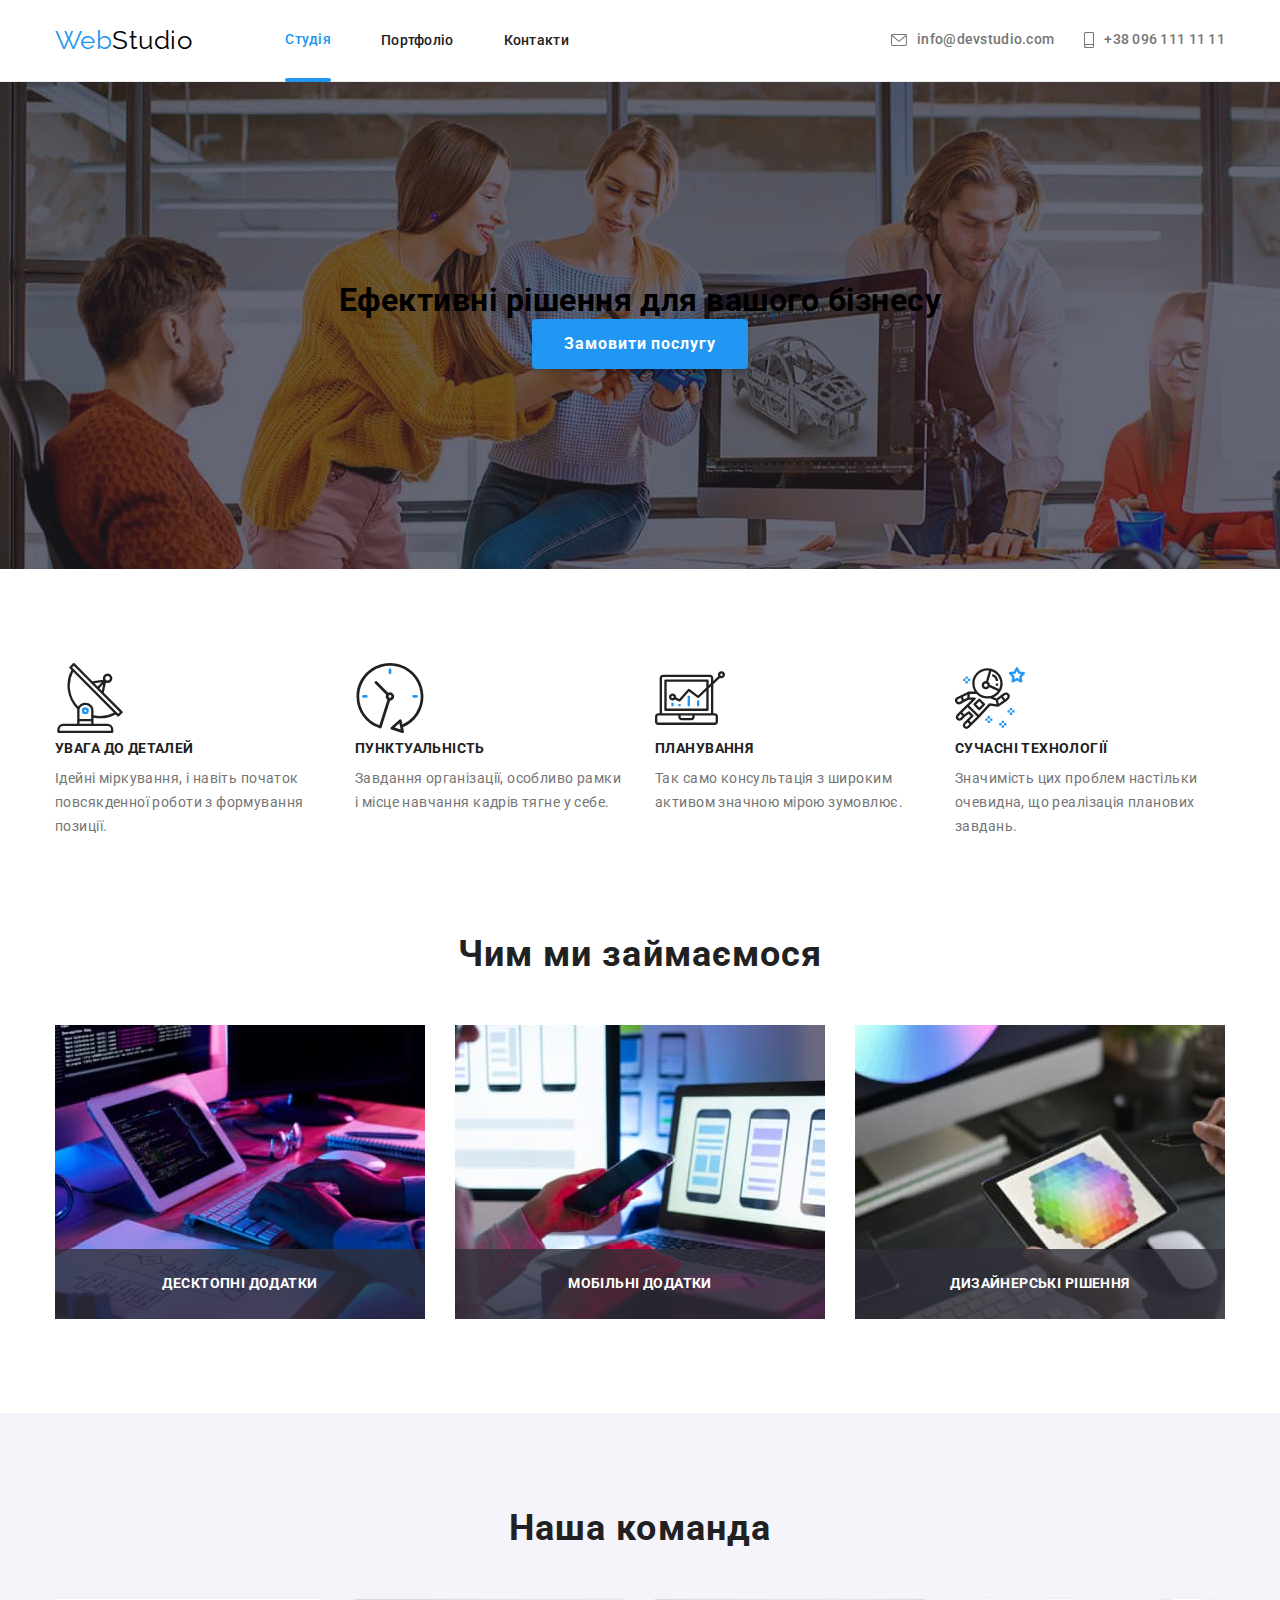
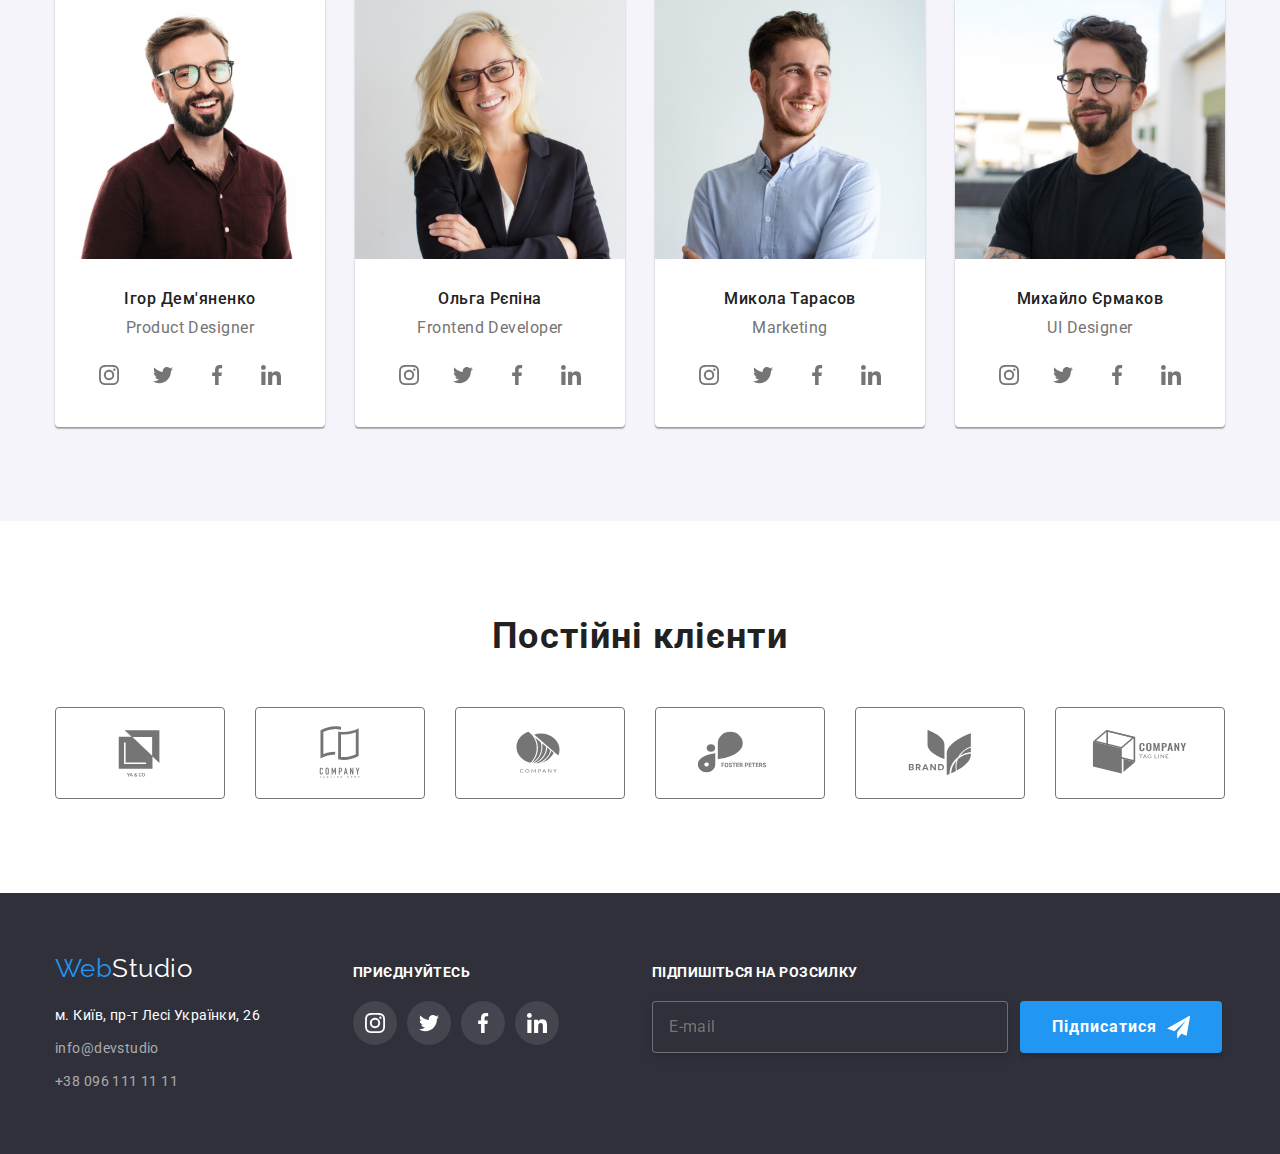
<file: index.html>
<!DOCTYPE html>
<html lang="uk">
 
<head>
    <meta charset="UTF-8">
    <meta http-equiv="X-UA-Compatible" content="IE=edge">
    <meta name="viewport" content="width=device-width, initial-scale=1.0">
    <title>Студія</title>
    
    <link rel="preconnect" href="https://fonts.googleapis.com">
    <link rel="preconnect" href="https://fonts.gstatic.com" crossorigin>
    <link href="https://fonts.googleapis.com/css2?family=Raleway:wght@700&family=Roboto:wght@400;500;700;900&display=swap" rel="stylesheet">
    <link rel="stylesheet" href="https://cdn.jsdelivr.net/npm/modern-normalize@1.1.0/modern-normalize.min.css">
    <link rel="stylesheet" href="./css/main.min.css">

</head>

<body>
    <header class="page-header">
        <div class="container page-header__container">
            <nav class="menu">
                <a class="logo link" href="https://sergstorozhev1984.github.io/goit-markup-hw-03/">Web<span class="logo__span_black">Studio</span></a>
                <ul class="site-nav list">
                    <li class="site-nav__item"><a class="site-nav__link link site-nav__link_current" href="./index.html">Студія</a></li>
                    <li class="site-nav__item"><a class="site-nav__link link" href="./portfolio.html">Портфоліо</a></li>
                    <li class="site-nav__item"><a class="site-nav__link link" href="">Контакти</a></li>
                </ul>
            </nav>

            <ul class="auth-nav list">
                <li class="auth-nav__item mail"><a href="mailto:info@devstudio.com" class="auth-nav__link auth-nav__link_mail link ">
                    <svg class="auth-nav__icon" width="16" height="12">
                        <use href="./images/icons.svg#icon-envelope"></use>
                    </svg>
                    info@devstudio.com</a></li>
                <li class="auth-nav__item"><a href="tel:+380961111111" class="auth-nav__link link">
                    <svg class="auth-nav__icon" width="10" height="16">
                        <use href="./images/icons.svg#icon-smartphone"></use>
                    </svg>
                    +38 096 111 11 11</a></li>
            </ul>
        </div>
    </header>
    <main>
        <section class="hero">
            <h1 class="hero__title">Ефективні рішення для вашого бізнесу</h1>
            <button class="modal-btn" type="button" data-modal-open>Замовити послугу</button>
        </section>
        <section class="section-features section">
            <div class="container">
                <h2 class="section__title visually-hidden">Особливості</h2>
                <ul class="features list">
                    <li class="features__item">
                        <div class="futures__icon">
                            <svg width="70" height="70">
                                <use href="./images/icons.svg#icon-antenna"></use>
                            </svg>
                        </div>
                        
                        <h3 class="features__title">УВАГА ДО ДЕТАЛЕЙ</h3>
                        <p class="features__description">Ідейні міркування, і навіть початок повсякденної роботи з формування позиції.</p>
                    </li>
                    <li class="features__item">
                        <div class="futures__icon">
                            <svg width="70" height="70">
                                <use href="./images/icons.svg#icon-clock"></use>
                            </svg>
                        </div>
                        <h3 class="features__title">ПУНКТУАЛЬНІСТЬ</h3>
                        <p class="features__description">Завдання організації, особливо рамки і місце навчання кадрів тягне у себе.</p>
                    </li>
                    <li class="features__item">
                        <div class="futures__icon">
                            <svg width="70" height="70">
                                <use href="./images/icons.svg#icon-diagram"></use>
                            </svg>
                        </div>
                        <h3 class="features__title">ПЛАНУВАННЯ</h3>
                        <p class="features__description">Так само консультація з широким активом значною мірою зумовлює.</p>
                    </li>
                    <li class="features__item">
                        <div class="futures__icon">
                            <svg width="70" height="70">
                                <use href="./images/icons.svg#icon-astronaut"></use>
                            </svg>
                        </div>
                        <h3 class="features__title">СУЧАСНІ ТЕХНОЛОГІЇ</h3>
                        <p class="features__description">Значимість цих проблем настільки очевидна, що реалізація планових завдань.</p>
                    </li>
                </ul>
            </div>
        </section>
        <section class="section-speciality section">
            <div class="container">
                <h2 class="section__title ">Чим ми займаємося</h2>
                <ul class="speciality-list list">
                    <li class="speciality-item">
                        <div class="speciality-thumb">
                            <img src="./images/codding.jpg" alt="десктопні додатки" width="370">
                            <div class="speciality-overlay">
                                <h3 class="speciality-title">Десктопні додатки</h3>
                            </div>
                        </div>
                    </li>
                    <li class="speciality-list-item">
                        <div class="speciality-thumb">
                            <img src="./images/mobile.jpg" alt="мобільні додатки" width="370">
                            <div class="speciality-overlay">
                                <h3 class="speciality-title">Мобільні додатки</h3>
                            </div>
                        </div>
                    <li class="speciality-list-item">
                        <div class="speciality-thumb">
                            <img src="./images/games.jpg" alt="дизайнерські рішення" width="370">
                            <div class="speciality-overlay">
                                <h3 class="speciality-title">Дизайнерські рішення</h3>
                            </div>
                        </div>
                    </li>
                </ul>
            </div>
        </section>
        <section class="section our-team-section">
            <div class="container">
                <h2 class="section__title">Наша команда</h2>
                <ul class="our-team list">
                    <li class="our-team__item">
                        <img class="our-team__img" src="./images/product_designer.jpg"
                            alt="Ігор Дем'яненко - продакт-дізайнер" width="270">
                        <h3 class="our-team__name">Ігор Дем'яненко</h3>
                        <p class="our-team__job">Product Designer</p>
                        <ul class="social-list list">
                            <li class="social-list__item">
                                <a href="" class="social-list__link link">
                                    <svg class="social-list__icon" width="20" height="20">
                                        <use href="./images/icons.svg#icon-instagram"></use>
                                    </svg>
                            </a></li>
                            <li class="social-list__item"><a href="" class="social-list__link link">
                                <svg class="social-list__icon" width="20" height="20">
                                    <use href="./images/icons.svg#icon-twitter"></use>
                                </svg>
                            </a></li>
                            <li class="social-list__item"><a href="" class="social-list__link link">
                                <svg class="social-list__icon" width="20" height="20">
                                    <use href="./images/icons.svg#icon-facebook"></use>
                                </svg>
                            </a></li>
                            <li class="social-list__item"><a href="" class="social-list__link link">
                                <svg class="social-list__icon" width="20" height="20">
                                    <use href="./images/icons.svg#icon-linkedin"></use>
                                </svg>
                            </a></li>
                        </ul>
                    </li>
                    <li class="our-team__item">
                        <img class="our-team__img" src="./images/frontend_developer.jpg"
                            alt="Ольга Рєпіна - фронтенд-розробник" width="270">
                        <h3 class="our-team__name">Ольга Рєпіна</h3>
                        <p class="our-team__job">Frontend Developer</p>
                        <ul class="social-list list">
                            <li class="social-list__item">
                                <a href="" class="social-list__link link">
                                    <svg class="social-list__icon" width="20" height="20">
                                        <use href="./images/icons.svg#icon-instagram"></use>
                                    </svg>
                            </a></li>
                            <li class="social-list__item"><a href="" class="social-list__link link">
                                <svg class="social-list__icon" width="20" height="20">
                                    <use href="./images/icons.svg#icon-twitter"></use>
                                </svg>
                            </a></li>
                            <li class="social-list__item"><a href="" class="social-list__link link">
                                <svg class="social-list__icon" width="20" height="20">
                                    <use href="./images/icons.svg#icon-facebook"></use>
                                </svg>
                            </a></li>
                            <li class="social-list__item"><a href="" class="social-list__link link">
                                <svg class="social-list__icon" width="20" height="20">
                                    <use href="./images/icons.svg#icon-linkedin"></use>
                                </svg>
                            </a></li>
                        </ul>
                    </li>
                    <li class="our-team__item">
                        <img class="our-team__img" src="./images/marketing.jpg" alt="Микола Тарасов - маркетинг"
                            width="270">
                        <h3 class="our-team__name">Микола Тарасов</h3>
                        <p class="our-team__job">Marketing</p>
                        <ul class="social-list list">
                            <li class="social-list__item">
                                <a href="" class="social-list__link link">
                                    <svg class="social-list__icon" width="20" height="20">
                                        <use href="./images/icons.svg#icon-instagram"></use>
                                    </svg>
                            </a></li>
                            <li class="social-list__item"><a href="" class="social-list__link link">
                                <svg class="social-list__icon" width="20" height="20">
                                    <use href="./images/icons.svg#icon-twitter"></use>
                                </svg>
                            </a></li>
                            <li class="social-list__item"><a href="" class="social-list__link link">
                                <svg class="social-list__icon" width="20" height="20">
                                    <use href="./images/icons.svg#icon-facebook"></use>
                                </svg>
                            </a></li>
                            <li class="social-list__item"><a href="" class="social-list__link link">
                                <svg class="social-list__icon" width="20" height="20">
                                    <use href="./images/icons.svg#icon-linkedin"></use>
                                </svg>
                            </a></li>
                        </ul>
                    </li>
                    <li class="our-team__item">
                        <img class="our-team__img" src="./images/ui_designer.jpg"
                            alt="Михайло Єрмаков - юай-дізайнер" width="270">
                        <h3 class="our-team__name">Михайло Єрмаков</h3>
                        <p class="our-team__job">UI Designer</p>
                        <ul class="social-list list">
                            <li class="social-list__item">
                                <a href="" class="social-list__link link">
                                    <svg class="social-list__icon" width="20" height="20">
                                        <use href="./images/icons.svg#icon-instagram"></use>
                                    </svg>
                            </a></li>
                            <li class="social-list__item"><a href="" class="social-list__link link">
                                <svg class="social-list__icon" width="20" height="20">
                                    <use href="./images/icons.svg#icon-twitter"></use>
                                </svg>
                            </a></li>
                            <li class="social-list__item"><a href="" class="social-list__link link">
                                <svg class="social-list__icon" width="20" height="20">
                                    <use href="./images/icons.svg#icon-facebook"></use>
                                </svg>
                            </a></li>
                            <li class="social-list__item"><a href="" class="social-list__link link">
                                <svg class="social-list__icon" width="20" height="20">
                                    <use href="./images/icons.svg#icon-linkedin"></use>
                                </svg>
                            </a></li>
                        </ul>
                    </li>
                </ul>
            </div>
        </section>
        <section class="section" >
            <div class="container">
                <h2 class="section__title">Постійні клієнти</h2>
                <ul class="clients list">
                    <li class="clients__item">
                        <a href="" class="clients__links link">
                            <svg class="clients__icon" width="106" height="60">
                                <use href="./images/icons.svg#icon-logo-ya"></use>
                            </svg>
                        </a>
                    </li>
                    <li class="clients__item">
                        <a href="" class="clients__links link">
                            <svg class="clients__icon" width="106" height="60">
                                <use href="./images/icons.svg#icon-logo-tag-line"></use>
                            </svg>
                        </a>
                    </li>
                    <li class="clients__item">
                        <a href="" class="clients__links link">
                            <svg class="clients__icon" width="106" height="60">
                                <use href="./images/icons.svg#icon-logo-company"></use>
                            </svg>
                        </a>
                    </li>
                    <li class="clients__item">
                        <a href="" class="clients__links link">
                            <svg class="clients__icon" width="106" height="60">
                                <use href="./images/icons.svg#icon-logo-foster"></use>
                            </svg>
                        </a>
                    </li>
                    <li class="clients__item">
                        <a href="" class="clients__links link">
                            <svg class="clients__icon" width="106" height="60">
                                <use href="./images/icons.svg#icon-logo-brand"></use>
                            </svg>
                        </a>
                    </li>
                    <li class="clients__item">
                        <a href="" class="clients__links link">
                            <svg class="clients__icon" width="106" height="60">
                                <use href="./images/icons.svg#icon-logo-tag"></use>
                            </svg>
                        </a>
                    </li>
                </ul>
            </div>
        </section>
    </main>
    <footer class="footer">
        <div class="container footer__container">
            <div class="footer__contacts">
                <a class="logo logo_bottom link" href="https://sergstorozhev1984.github.io/goit-markup-hw-03/">Web<span class="logo__span_white">Studio</span></a>
                <address>
                    <ul class="contacts list">
                        <li class="contacts__item"><a class="contacts__link contacts__link_white link"
                                href="https://www.google.com/maps/d/viewer?mid=10uSM3H-mIU3GznYo2szRIEphczw&hl=en_US&ll=50.42732700000001%2C30.538092&z=17"
                                target="_blank" rel="noopener noreferrer">м. Київ, пр-т Лесі Українки, 26</a></li>
                        <li class="contacts__item"><a class="contacts__link .contacts__link_grey link" href="mailto:info@devstudio.com">info@devstudio</a>
                        </li>
                        <li class="contacts__item"><a class="contacts__link .contacts__link_grey link" href="tel:+380961111111">+38 096 111 11 11</a></li>
                    </ul>
                
                </address>
            </div>
            <div class="footer__join">
                <h3 class="footer__title">приєднуйтесь</h3>
                <ul class="social-list list">
                    <li class="social-list__item">
                        <a href="" class="social-list__link link social-list__link_dark">
                            <svg class="social-list__icon social-list__icon_white" width="20" height="20">
                                <use href="./images/icons.svg#icon-instagram"></use>
                            </svg>
                        </a>
                    </li>
                    <li class="social-list__item"><a href="" class="social-list__link link social-list__link_dark">
                            <svg class="social-list__icon social-list__icon_white" width="20" height="20">
                                <use href="./images/icons.svg#icon-twitter"></use>
                            </svg>
                        </a></li>
                    <li class="social-list__item"><a href="" class="social-list__link link social-list__link_dark">
                            <svg class="social-list__icon social-list__icon_white" width="20" height="20">
                                <use href="./images/icons.svg#icon-facebook"></use>
                            </svg>
                        </a></li>
                    <li class="social-list__item"><a href="" class="social-list__link link social-list__link_dark">
                            <svg class="social-list__icon social-list__icon_white" width="20" height="20">
                                <use href="./images/icons.svg#icon-linkedin"></use>
                            </svg>
                        </a></li>
                </ul>
            </div>
            <div class="subscribe">
                <p class="footer__title">Підпишіться на розсилку</p>
                <form class="form-subscribe">
                    <label for="subscribe" class="visually-hidden">Enter your e-mail</label>
                    <input type="email" id="subscribe" name="footer_user_email" pattern="[a-z0-9._%+-]+@[a-z0-9.-]+\.[a-z]{2,}$" required placeholder="E-mail"
                            class="form-subscribe__input">
                    <button type="submit" class="form-subscribe__btn modal-btn">
                        Підписатися
                        <svg class="" width="24" height="24">
                            <use href="./images/icons.svg#icon-send"></use>
                        </svg>
                    </button>
                       
                </form>
            </div>
            
        </div>

    </footer>
    <div class="backdrop is-hidden" data-modal>
        <div class="modal">
            <button type="button" class="modal-close-btn" data-modal-close>
                <svg class="modal-close-btn-icon" width="18" height="18">
                    <use href="./images/icons.svg#icon-modal-close"></use>
                </svg>
            </button>
            <p class="modal-caption">Залиште свої дані, ми вам передзвонимо</p>
            <form class="modal-form">
                <label class="modal-form-field">
                    <span class="modal-form-field-desk">Ім'я</span>
                    <span class="modal-form-input-wrapper">
                        <input type="text" name="user_name" required class="modal-form-input" pattern="[a-zA-Zа-яА-ЯіІїЇ]+">
                        <svg class="modal-form-input-icon" width="18" height="18">
                            <use href="./images/icons.svg#icon-person-black">
                            </use>
                        </svg>
                    </span>
                    
                </label>
                <label class="modal-form-field">
                    <span class="modal-form-field-desk">Телефон</span>
                    <span class="modal-form-input-wrapper">
                        <input type="tel" name="user_tel_num" required class="modal-form-input" pattern="[0-9]{3}-[0-9]{3}-[0-9]{2}-[0-9]{2}">
                        <svg class="modal-form-input-icon" width="18" height="18">
                            <use href="./images/icons.svg#icon-phone-black">
                            </use>
                        </svg>
                    </span>
                </label>
                <label class="modal-form-field">
                    <span class="modal-form-field-desk">Пошта</span>
                    <span class="modal-form-input-wrapper">
                        <input type="email" name="user_email" pattern="[a-z0-9._%+-]+@[a-z0-9.-]+\.[a-z]{2,}$" required class="modal-form-input">
                        <svg class="modal-form-input-icon" width="18" height="18">
                            <use href="./images/icons.svg#icon-email-black">
                            </use>
                        </svg>
                    </span>
                </label>
                <label class="modal-form-field">
                    <span class="modal-form-field-desk">Коментар</span>
                    <textarea name="user_message" class="modal-form-message" placeholder="Введіть текст"></textarea>
                </label>
                <label class="modal-form-check-wrapper">
                    <input type="checkbox" name="user_policy" required class="modal-form-check visually-hidden" >
                    <svg class="modal-form-own-check" width="18" height="18">
                        <use class="modal-form-own-check-icon" href="./images/icons.svg#icon-checkmark">
                        </use>
                    </svg>
                    Погоджуюся з розсилкою та приймаю&nbsp;<a href="" class="modal-form-check-link">Умови договору</a>
                </label>
                <button type="submit" class="modal-btn modal-form-btn">Відправити</button>
            </form>
        </div>
    </div>
    <script src="./js/modal.js"></script>
</body>

</html>
</file>
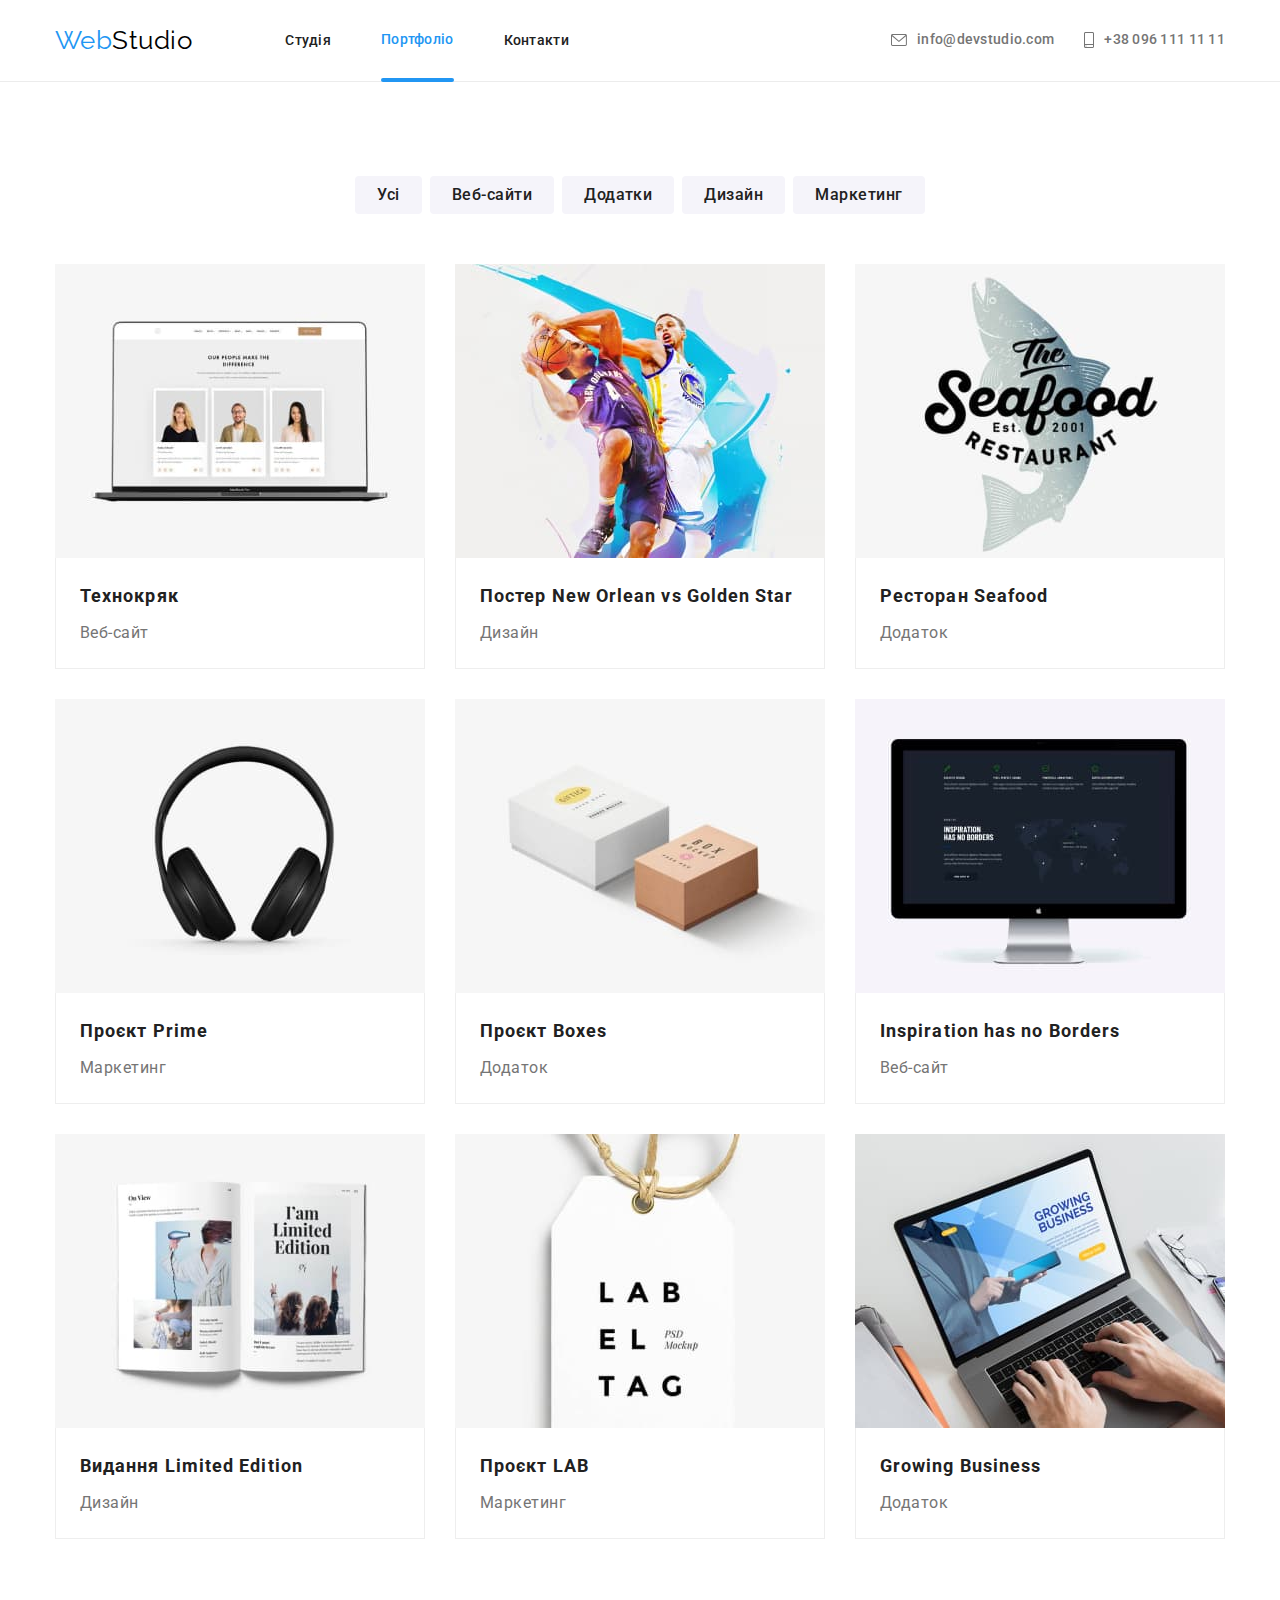
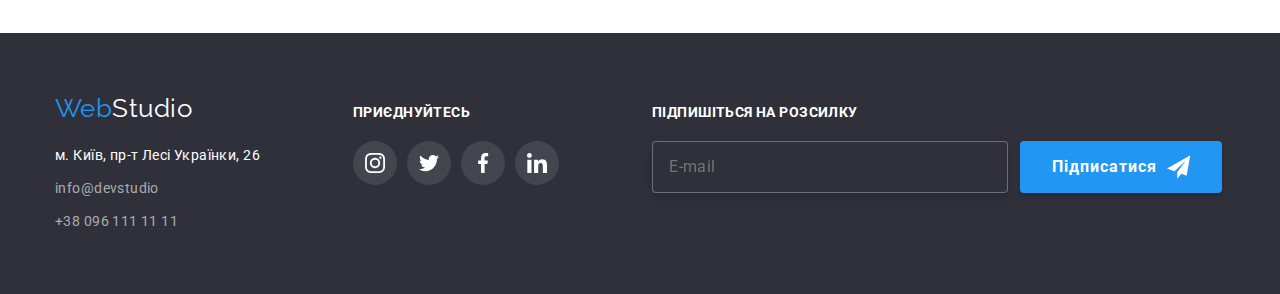
<file: portfolio.html>
<!DOCTYPE html>
<html lang="uk">

<head>
    <meta charset="UTF-8">
    <meta http-equiv="X-UA-Compatible" content="IE=edge">
    <meta name="viewport" content="width=device-width, initial-scale=1.0">
    <title>Портфоліо</title>

    <link rel="preconnect" href="https://fonts.googleapis.com">
    <link rel="preconnect" href="https://fonts.gstatic.com" crossorigin>
    <link
        href="https://fonts.googleapis.com/css2?family=Raleway:wght@700&family=Roboto:wght@400;500;700;900&display=swap"
        rel="stylesheet">
    <link rel="stylesheet" href="https://cdn.jsdelivr.net/npm/modern-normalize@1.1.0/modern-normalize.min.css">
    <link rel="stylesheet" href="./css/main.min.css">


</head>

<body>
        <header class="page-header">
            <div class="container page-header__container">
                <nav class="menu">
                    <a class="logo link" href="https://sergstorozhev1984.github.io/goit-markup-hw-03/">Web<span
                            class="logo__span_black">Studio</span></a>
                    <ul class="site-nav list">
                        <li class="site-nav__item"><a class="site-nav__link link "
                                href="./index.html">Студія</a></li>
                        <li class="site-nav__item"><a class="site-nav__link link site-nav__link_current" href="./portfolio.html">Портфоліо</a></li>
                        <li class="site-nav__item"><a class="site-nav__link link" href="">Контакти</a></li>
                    </ul>
                </nav>
        
                <ul class="auth-nav list">
                    <li class="auth-nav__item mail"><a href="mailto:info@devstudio.com"
                            class="auth-nav__link auth-nav__link_mail link ">
                            <svg class="auth-nav__icon" width="16" height="12">
                                <use href="./images/icons.svg#icon-envelope"></use>
                            </svg>
                            info@devstudio.com</a></li>
                    <li class="auth-nav__item"><a href="tel:+380961111111" class="auth-nav__link link">
                            <svg class="auth-nav__icon" width="10" height="16">
                                <use href="./images/icons.svg#icon-smartphone"></use>
                            </svg>
                            +38 096 111 11 11</a></li>
                </ul>
            </div>
        </header>
    <main class="section">
        <div class="container">
            <h1 class="section__title visually-hidden">Портфоліо</h1>
            <ul class="filters list">
                <li class="filters__item"><button type="button" class="filters__btn selected-filter">Усі</button></li>
                <li class="filters__item"><button type="button" class="filters__btn">Веб-сайти</button></li>
                <li class="filters-__item"><button type="button" class="filters__btn">Додатки</button></li>
                <li class="filters__item"><button type="button" class="filters__btn">Дизайн</button></li>
                <li class="filters__item"><button type="button"  class="filters__btn">Маркетинг</button></li>
            </ul>
            <ul class="projects list">
                <li class="projects__item item">
                    <a href="" class="projects__link link">
                        <div class="projects__thumb">
                            <img src="./images/images-portfolio/portfolio-1.jpg" alt="Ноутбук з веб-сайтом" width="370">
                            <div class="projects__overlay">
                                <p class="projects__overlay-text">Ресурс пропонує комплексні пропозиції з різним рівнем функціоналу та сервісів. Все це дозволить відвідувачу отримати
                                вичерпні відомості про компанію чи приватну особу.</p>
                            </div>
                        </div>
                        <div class="projects__descriptrion-wrap">
                            <h2 class="projects__title">Технокряк</h2>
                            <p class="projects__filter">Веб-сайт</p>
                        </div>
                    </a>
                </li>
                <li class="projects__item">
                    <a href="" class="projects__link link">
                        <div class="projects__thumb">
                            <img src="./images/images-portfolio/portfolio-2.jpg" alt="Баскетболісти" width="370">
                            <div class="projects__overlay">
                                <p class="projects__overlay-text">Ресурс пропонує комплексні пропозиції з різним рівнем функціоналу та сервісів. Все це дозволить відвідувачу отримати
                                вичерпні відомості про компанію чи приватну особу</p>
                            </div>
                        </div>
                        <div class="projects__descriptrion-wrap">
                            <h2 class="projects__title">Постер New Orlean vs Golden Star</h2>
                            <p class="projects__filter">Дизайн</p>
                        </div>
                    </a>
                </li>
                <li class="projects__item">
                    <a href="" class="projects__link link">
                        <div class="projects__thumb">
                            <img src="./images/images-portfolio/portfolio-3.jpg" alt="Логотип з рибою" width="370">
                            <div class="projects__overlay">
                                <p class="projects__overlay-text">Ресурс пропонує комплексні пропозиції з різним рівнем функціоналу та сервісів. Все це дозволить відвідувачу отримати
                                вичерпні відомості про компанію чи приватну особу</p>
                            </div>
                        </div>
                        <div class="projects__descriptrion-wrap">
                            <h2 class="projects__title">Ресторан Seafood</h2>
                            <p class="projects__filter">Додаток</p>
                        </div>
                    </a>
                </li>
                <li class="projects__item">
                    <a href="" class="projects__link link">
                        <div class="projects__thumb">
                            <img src="./images/images-portfolio/portfolio-4.jpg" alt="Навушники" width="370">
                            <div class="projects__overlay">
                                <p class="projects__overlay-text">Ресурс пропонує комплексні пропозиції з різним рівнем функціоналу та сервісів. Все це дозволить відвідувачу отримати
                                вичерпні відомості про компанію чи приватну особу</p>
                            </div>
                        </div>
                        <div class="projects__descriptrion-wrap">
                            <h2 class="projects__title">Проєкт Prime</h2>
                            <p class="projects__filter">Маркетинг</p>
                        </div>
                    </a>
                </li>
                <li class="projects__item">
                    <a href="" class="projects__link link">
                        <div class="projects__thumb">
                            <img src="./images/images-portfolio/portfolio-5.jpg" alt="Дві коробки" width="370">
                            <div class="projects__overlay">
                                <p class="projects__overlay-text">Ресурс пропонує комплексні пропозиції з різним рівнем функціоналу та сервісів. Все це дозволить відвідувачу отримати
                                вичерпні відомості про компанію чи приватну особу</p>
                            </div>
                        </div>
                        <div class="projects__descriptrion-wrap">
                            <h2 class="projects__title">Проєкт Boxes</h2>
                            <p class="projects__filter">Додаток</p>
                        </div>
                    </a>
                </li>
                <li class="projects__item">
                    <a href="" class="projects__link link">
                        <div class="projects__thumb">
                            <img src="./images/images-portfolio/portfolio-6.jpg" alt="Монітор" width="370">
                            <div class="projects__overlay">
                                <p class="projects__overlay-text">Ресурс пропонує комплексні пропозиції з різним рівнем функціоналу та сервісів. Все це дозволить відвідувачу отримати
                                вичерпні відомості про компанію чи приватну особу</p>
                            </div>
                        </div>
                        <div class="projects__descriptrion-wrap">
                            <h2 class="projects__title">Inspiration has no Borders</h2>
                            <p class="projects__filter">Веб-сайт</p>
                        </div>
                    </a>
                </li>
                <li class="projects__item">
                    <a href="" class="projects__link link">
                        <div class="projects__thumb">
                            <img src="./images/images-portfolio/portfolio-7.jpg" alt="Книга" width="370">
                            <div class="projects__overlay">
                                <p class="projects__overlay-text">Ресурс пропонує комплексні пропозиції з різним рівнем функціоналу та сервісів. Все це дозволить відвідувачу отримати
                                вичерпні відомості про компанію чи приватну особу</p>
                            </div>
                        </div>
                        <div class="projects__descriptrion-wrap">
                            <h2 class="projects__title">Видання Limited Edition</h2>
                            <p class="projects__filter">Дизайн</p>
                        </div>
                    </a>
                </li>
                <li class="projects__item">
                    <a href="" class="projects__link link">
                        <div class="projects__thumb">
                            <img src="./images/images-portfolio/portfolio-8.jpg" alt="Бирка" width="370">
                            <div class="projects__overlay">
                                <p class="projects__overlay-text">Ресурс пропонує комплексні пропозиції з різним рівнем функціоналу та сервісів. Все це дозволить відвідувачу отримати
                                вичерпні відомості про компанію чи приватну особу</p>
                            </div>
                        </div>
                        <div class="projects__descriptrion-wrap">
                            <h2 class="projects__title">Проєкт LAB</h2>
                            <p class="projects__filter">Маркетинг</p>
                        </div>
                    </a>
                </li>
                <li class="projects__item">
                    <a href="" class="projects__link link">
                        <div class="projects__thumb">
                            <img src="./images/images-portfolio/portfolio-9.jpg" alt="Ноутбук з додатком" width="370">
                            <div class="projects__overlay">
                                <p class="projects__overlay-text">Ресурс пропонує комплексні пропозиції з різним рівнем функціоналу та сервісів. Все це дозволить відвідувачу отримати
                                вичерпні відомості про компанію чи приватну особу</p>
                            </div>
                        </div>
                        <div class="projects__descriptrion-wrap">
                            <h2 class="projects__title">Growing Business</h2>
                            <p class="projects__filter">Додаток</p>
                        </div>
                    </a>
                </li>
            </ul>
        </div>
    </main>
    <footer class="footer">
        <div class="container footer__container">
            <div class="footer__contacts">
                <a class="logo logo_bottom link" href="https://sergstorozhev1984.github.io/goit-markup-hw-03/">Web<span
                        class="logo__span_white">Studio</span></a>
                <address>
                    <ul class="contacts list">
                        <li class="contacts__item"><a class="contacts__link contacts__link_white link"
                                href="https://www.google.com/maps/d/viewer?mid=10uSM3H-mIU3GznYo2szRIEphczw&hl=en_US&ll=50.42732700000001%2C30.538092&z=17"
                                target="_blank" rel="noopener noreferrer">м. Київ, пр-т Лесі Українки, 26</a></li>
                        <li class="contacts__item"><a class="contacts__link .contacts__link_grey link"
                                href="mailto:info@devstudio.com">info@devstudio</a>
                        </li>
                        <li class="contacts__item"><a class="contacts__link .contacts__link_grey link"
                                href="tel:+380961111111">+38 096 111 11 11</a></li>
                    </ul>
    
                </address>
            </div>
            <div class="footer__join">
                <h3 class="footer__title">приєднуйтесь</h3>
                <ul class="social-list list">
                    <li class="social-list__item">
                        <a href="" class="social-list__link link social-list__link_dark">
                            <svg class="social-list__icon social-list__icon_white" width="20" height="20">
                                <use href="./images/icons.svg#icon-instagram"></use>
                            </svg>
                        </a>
                    </li>
                    <li class="social-list__item"><a href="" class="social-list__link link social-list__link_dark">
                            <svg class="social-list__icon social-list__icon_white" width="20" height="20">
                                <use href="./images/icons.svg#icon-twitter"></use>
                            </svg>
                        </a></li>
                    <li class="social-list__item"><a href="" class="social-list__link link social-list__link_dark">
                            <svg class="social-list__icon social-list__icon_white" width="20" height="20">
                                <use href="./images/icons.svg#icon-facebook"></use>
                            </svg>
                        </a></li>
                    <li class="social-list__item"><a href="" class="social-list__link link social-list__link_dark">
                            <svg class="social-list__icon social-list__icon_white" width="20" height="20">
                                <use href="./images/icons.svg#icon-linkedin"></use>
                            </svg>
                        </a></li>
                </ul>
            </div>
            <div class="subscribe">
                <p class="footer__title">Підпишіться на розсилку</p>
                <form class="form-subscribe">
                    <label for="subscribe" class="visually-hidden">Enter your e-mail</label>
                    <input type="email" id="subscribe" name="footer_user_email"
                        pattern="[a-z0-9._%+-]+@[a-z0-9.-]+\.[a-z]{2,}$" required placeholder="E-mail"
                        class="form-subscribe__input">
                    <button type="submit" class="form-subscribe__btn modal-btn">
                        Підписатися
                        <svg class="" width="24" height="24">
                            <use href="./images/icons.svg#icon-send"></use>
                        </svg>
                    </button>
    
                </form>
            </div>
    
        </div>
    
    </footer>
</body>

</html>
</file>
<file: css/main.min.css>
:root{--primary-font: "Roboto", sans-serif;--secondary-font: "Raleway", sans-serif;--primery-text-color: #757575;--title-text-color: #212121;--accent-color: #2196f3;--primary-white-color: #ffffff;--transition-dur-and-func: 250ms cubic-bezier(0.4, 0, 0.2, 1)}.visually-hidden{position:absolute;width:1px;height:1px;margin:-1px;padding:0;overflow:hidden;border:0;clip:rect(0 0 0 0)}body{font-family:var(--primary-font);letter-spacing:.03em}h1,h2,h3,h4,h5,h6,p{margin-top:0;margin-bottom:0}ul,ol{margin-top:0;margin-bottom:0;padding-left:0}.list{list-style:none}.link{text-decoration:none}button{cursor:pointer}img{display:block}.container{margin-left:auto;margin-right:auto;width:1200px;padding-left:15px;padding-right:15px}.section{padding:94px 0}.logo{color:var(--accent-color);font-family:var(--secondary-font);font-size:26px;line-height:1.19}.modal-btn{display:inline-block;padding:10px 32px;min-width:216px;border-radius:4px;border:none;box-shadow:0px 4px 4px rgba(0,0,0,.15);color:var(--primary-white-color);background-color:var(--accent-color);font-family:var(--primary-font);font-weight:700;font-size:16px;line-height:1.88;text-align:center;letter-spacing:.06em;transition:background-color var(--transition-dur-and-func)}.modal-btn:hover,.modal-btn:focus{background-color:#188ce8}.section__title{margin-bottom:50px;color:var(--title-text-color);font-weight:700;font-size:36px;line-height:1.17;text-align:center;letter-spacing:.03em}.social-list{display:flex;justify-content:center;column-gap:10px}.social-list__link{display:flex;justify-content:center;align-items:center;width:44px;height:44px;background-color:var(--primary-white-color);border-radius:50%;transition:background-color var(--transition-dur-and-func)}.social-list__link:hover,.social-list__link:focus{background-color:var(--accent-color)}.social-list__icon{fill:var(--primery-text-color);transition:fill var(--transition-dur-and-func)}.social-list__link:hover .social-list__icon,.social-list__link:focus .social-list__icon{fill:var(--primary-white-color)}.backdrop{position:fixed;width:100%;height:100%;top:0;left:0;z-index:1000;background-color:rgba(0,0,0,.2);transition:opacity var(--transition-dur-and-func),visibility var(--transition-dur-and-func)}.is-hidden{opacity:0;visibility:hidden;pointer-events:none}.modal{position:absolute;width:528px;padding:40px 39px 41px;top:50%;left:50%;transform:translate(-50%, -50%);background:var(--primary-white-color);box-shadow:0px 1px 3px rgba(0,0,0,.12),0px 1px 1px rgba(0,0,0,.14),0px 2px 1px rgba(0,0,0,.2);border-radius:4px}.modal-close-btn{position:absolute;top:8px;right:8px;display:flex;justify-content:center;align-items:center;width:30px;height:30px;background:var(--primary-white-color);border:1px solid rgba(0,0,0,.1);border-radius:50%}.modal-close-btn-icon{transition:fill var(--transition-dur-and-func)}.modal-close-btn:hover .modal-close-btn-icon,.modal-close-btn:focus .modal-close-btn-icon{fill:var(--accent-color)}.modal-caption{text-align:center;margin-bottom:12px;font-weight:700;font-size:20px;line-height:1.15;text-align:center;letter-spacing:.03em;color:var(--title-text-color)}.modal-form{display:flex;flex-direction:column}.modal-form-field{margin-bottom:10px}.modal-form-field-desk{display:block;margin-bottom:4px;font-size:12px;line-height:1.17;letter-spacing:.01em;color:var(--primery-text-color)}.modal-form-input-wrapper{display:block;position:relative}.modal-form-input{width:100%;height:40px;border:1px solid rgba(33,33,33,.2);border-radius:4px;padding-left:42px;transition:border-color var(--transition-dur-and-func)}.modal-form-input:focus{outline:none;border-color:var(--accent-color)}.modal-form-input:hover{cursor:pointer}.modal-form-input-icon{display:block;position:absolute;left:12px;top:50%;transform:translateY(-50%);transition:fill var(--transition-dur-and-func)}.modal-form-input:focus+.modal-form-input-icon{fill:var(--accent-color)}.modal-form-message{resize:none;width:100%;height:120px;padding:12px 16px;cursor:pointer;border:1px solid rgba(33,33,33,.2);border-radius:4px;transition:border var(--transition-dur-and-func)}.modal-form-message::placeholder{font-size:12px;line-height:1.17;letter-spacing:.01em;color:rgba(117,117,117,.5)}.modal-form-message:focus{outline:none;border-color:var(--accent-color)}.modal-form-check-wrapper{display:flex;align-items:center;position:relative;margin-top:20px;margin-bottom:30px;margin-left:12px;font-size:14px;line-height:1.71;letter-spacing:.03em;color:var(--primery-text-color);cursor:pointer}.modal-form-own-check{margin-right:8px;cursor:pointer;border:2px solid var(--title-text-color);border-radius:2px}.modal-form-check:checked+.modal-form-own-check{background-color:var(--accent-color);border-color:var(--accent-color)}.modal-form-check:focus+.modal-form-own-check{outline:2px solid var(--accent-color);border:none}.modal-form-own-check-icon{display:none;fill:var(--primary-white-color)}.modal-form-check:checked+.modal-form-own-check .modal-form-own-check-icon{display:block}.modal-form-check-link{color:var(--accent-color)}.modal-form-btn{align-self:center}.page-header{border-bottom:1px solid #ececec}.page-header__container{display:flex;align-items:center}.menu{display:flex;align-items:center;column-gap:93px}.logo__span_black{color:#000}.site-nav{display:flex;align-items:center;column-gap:50px;margin-bottom:-1px}.site-nav__link{padding-top:32px;padding-bottom:32px;font-size:14px;font-weight:500;letter-spacing:.02em;line-height:1.14;transition:color var(--transition-dur-and-func);color:var(--title-text-color);display:block}.site-nav__link_current{color:var(--accent-color);padding-bottom:0}.site-nav__link_current::after{content:"";display:block;margin-top:30px;width:100%;height:4px;background-color:var(--accent-color);border-radius:2px}.site-nav__link:hover,.site-nav__link:focus{color:var(--accent-color)}.auth-nav{display:flex;align-items:center;margin-left:auto}.auth-nav__link{padding-top:32px;padding-bottom:32px;font-size:14px;font-weight:500;letter-spacing:.02em;line-height:1.14;transition:color var(--transition-dur-and-func);color:var(--primery-text-color);display:flex;align-items:center;column-gap:10px}.auth-nav__link:hover,.auth-nav__link:focus{color:var(--accent-color)}.auth-nav__link_mail{margin-right:30px}.auth-nav__icon{fill:var(--primery-text-color);transition:fill var(--transition-dur-and-func)}.auth-nav__link:hover .auth-nav__icon,.auth-nav__link:focus .auth-nav__icon{fill:var(--accent-color)}.hero{padding:200px 0;max-width:1600px;margin:0 auto;text-align:center;background-color:#c4c4c4;background-image:linear-gradient(to right, rgba(47, 48, 58, 0.4), rgba(47, 48, 58, 0.4)),url(../images/hero.jpg),linear-gradient(to right, #c4c4c4, #c4c4c4);text-align:center}.herotitle{margin-bottom:30px;width:696px;margin-left:auto;margin-right:auto;color:var(--primary-white-color);font-weight:900;font-size:44px;line-height:1.36;letter-spacing:.06em;text-transform:uppercase}.section-features{padding-bottom:47px}.features{display:flex;column-gap:30px;color:var(--primery-text-color);font-weight:400;font-size:14px;line-height:1.71;letter-spacing:.03em}.features__item{flex-basis:calc((100% - 90px)/4)}.features__title{margin-bottom:10px;color:var(--title-text-color);font-weight:700;font-size:14px;line-height:1.14;letter-spacing:.03em;text-transform:uppercase}.features__icon{padding:25px 100px;display:flex;justify-content:center;align-items:center;margin-bottom:30px;background:#f5f4fa;border-radius:4px}.section-speciality{padding-top:47px}.speciality-list{display:flex;column-gap:30px}.speciality-item{flex-basis:calc((100% - 60px)/3)}.speciality-thumb{position:relative}.speciality-overlay{position:absolute;width:100%;transform:translateY(-70px);padding-top:27px;padding-bottom:27px;background-color:rgba(47,48,58,.8)}.speciality-title{font-weight:700;font-size:14px;line-height:1.14;text-align:center;letter-spacing:.03em;text-transform:uppercase;color:var(--primary-white-color)}.our-team-section{background-color:#f5f4fa}.our-team{display:flex;column-gap:30px}.our-team__item{flex-basis:calc((100% - 90px)/4);padding-bottom:30px;background-color:var(--primary-white-color);box-shadow:0px 1px 3px rgba(0,0,0,.12),0px 1px 1px rgba(0,0,0,.14),0px 2px 1px rgba(0,0,0,.2);border-radius:0px 0px 4px 4px}.our-team__img{padding-bottom:30px}.our-team__name{margin-bottom:10px}.our-team__job{margin-bottom:16px}.our-team__name,.our-team__job{color:var(--title-text-color);font-weight:500;font-size:16px;line-height:1.19;text-align:center;letter-spacing:.03em}.our-team__job{font-weight:400;color:var(--primery-text-color)}.clients{display:flex;column-gap:30px}.clients__links{display:flex;justify-content:center;align-items:center;width:170px;height:92px;border:1px solid var(--primery-text-color);border-radius:4px;transition:border var(--transition-dur-and-func)}.clients__links:hover,.clients__links:focus{border:1px solid var(--accent-color)}.clients__icon{fill:var(--primery-text-color);transition:fill var(--transition-dur-and-func)}.clients__links:hover .clients__icon,.clients__links:focus .clients__icon{fill:var(--accent-color)}.footer{background-color:#2f303a;padding:60px 0}.footer__container{display:flex;align-items:baseline}.footer__title{margin-bottom:20px;font-weight:700;font-size:14px;line-height:1.14;letter-spacing:.03em;text-transform:uppercase;color:var(--primary-white-color)}.footer__contacts{margin-right:93px;font-style:normal}.footer__join{margin-right:93px}.logo_bottom{display:block;margin-bottom:20px}.logo__span_white{color:var(--primary-white-color)}.contacts__item:not(:last-child){margin-bottom:9px}.contacts__link{font-weight:400;font-size:14px;line-height:1.71;letter-spacing:.03em;text-decoration:none;font-style:normal;color:rgba(255,255,255,.6)}.contacts__link:hover,.contacts__link:focus{color:var(--accent-color)}.contacts__link_white{color:var(--primary-white-color)}.social-list__link_dark{background-color:rgba(255,255,255,.1)}.social-list__icon_white{fill:var(--primary-white-color)}.filters{display:flex;justify-content:center;margin-bottom:50px;column-gap:8px}.filters__btn{display:inline-flex;border:none;border-radius:4px;padding:6px 22px;font-family:var(--primary-font);font-weight:500;font-size:16px;line-height:1.62;text-align:center;letter-spacing:.03em;color:var(--title-text-color);background-color:#f5f4fa;transition:color var(--transition-dur-and-func),background-color var(--transition-dur-and-func),box-shadow var(--transition-dur-and-func)}.filters__btn:hover,.filters__btn:focus{color:var(--primary-white-color);background:var(--accent-color);box-shadow:0px 3px 1px rgba(0,0,0,.1),0px 1px 2px rgba(0,0,0,.08),0px 2px 2px rgba(0,0,0,.12)}.projects{display:flex;flex-wrap:wrap;column-gap:30px;row-gap:30px}.projects__item{flex-basis:calc((100% - 60px)/3);background:var(--primary-white-color);transition:box-shadow var(--transition-dur-and-func)}.projects__item:hover,.projects__item:focus{cursor:pointer;box-shadow:0px 1px 1px rgba(0,0,0,.12),0px 4px 4px rgba(0,0,0,.06),1px 4px 6px rgba(0,0,0,.16)}.projects__title{margin-bottom:4px;color:var(--title-text-color);font-weight:700;font-size:18px;line-height:2;letter-spacing:.06em}.projects__filter{color:var(--primery-text-color);font-weight:400;font-size:16px;line-height:1.88;letter-spacing:.03em}.projects__thumb{position:relative;overflow:hidden}.projects__overlay{position:absolute;top:0;left:0;width:100%;height:101%;background-color:rgba(33,150,243,.9);padding:63px 24px;transform:translateY(100%);transition:transform var(--transition-dur-and-func)}.projects__link:hover .projects__overlay,.projects__link:focus .projects__overlay{transform:translateY(0)}.projects__overlay-text{font-size:18px;line-height:1.56;letter-spacing:.03em;color:var(--primary-white-color)}.projects__descriptrion-wrap{padding:20px 24px;border:1px solid #eee;border-top:none}.subscribe{width:570px}.form-subscribe{display:flex}.form-subscribe__input{display:block;margin-right:12px;padding:15px 0 15px 16px;width:358px;font-size:16px;line-height:1.25;letter-spacing:.03em;color:rgba(255,255,255,.6);background-color:#2f303a;border:1px solid rgba(255,255,255,.3);filter:drop-shadow(0px 4px 4px rgba(0, 0, 0, 0.15));border-radius:4px;cursor:pointer}.form-subscribe__btn{display:flex;justify-content:center;justify-content:center;align-items:center;column-gap:10px;min-width:200px}/*# sourceMappingURL=main.min.css.map */
</file>
